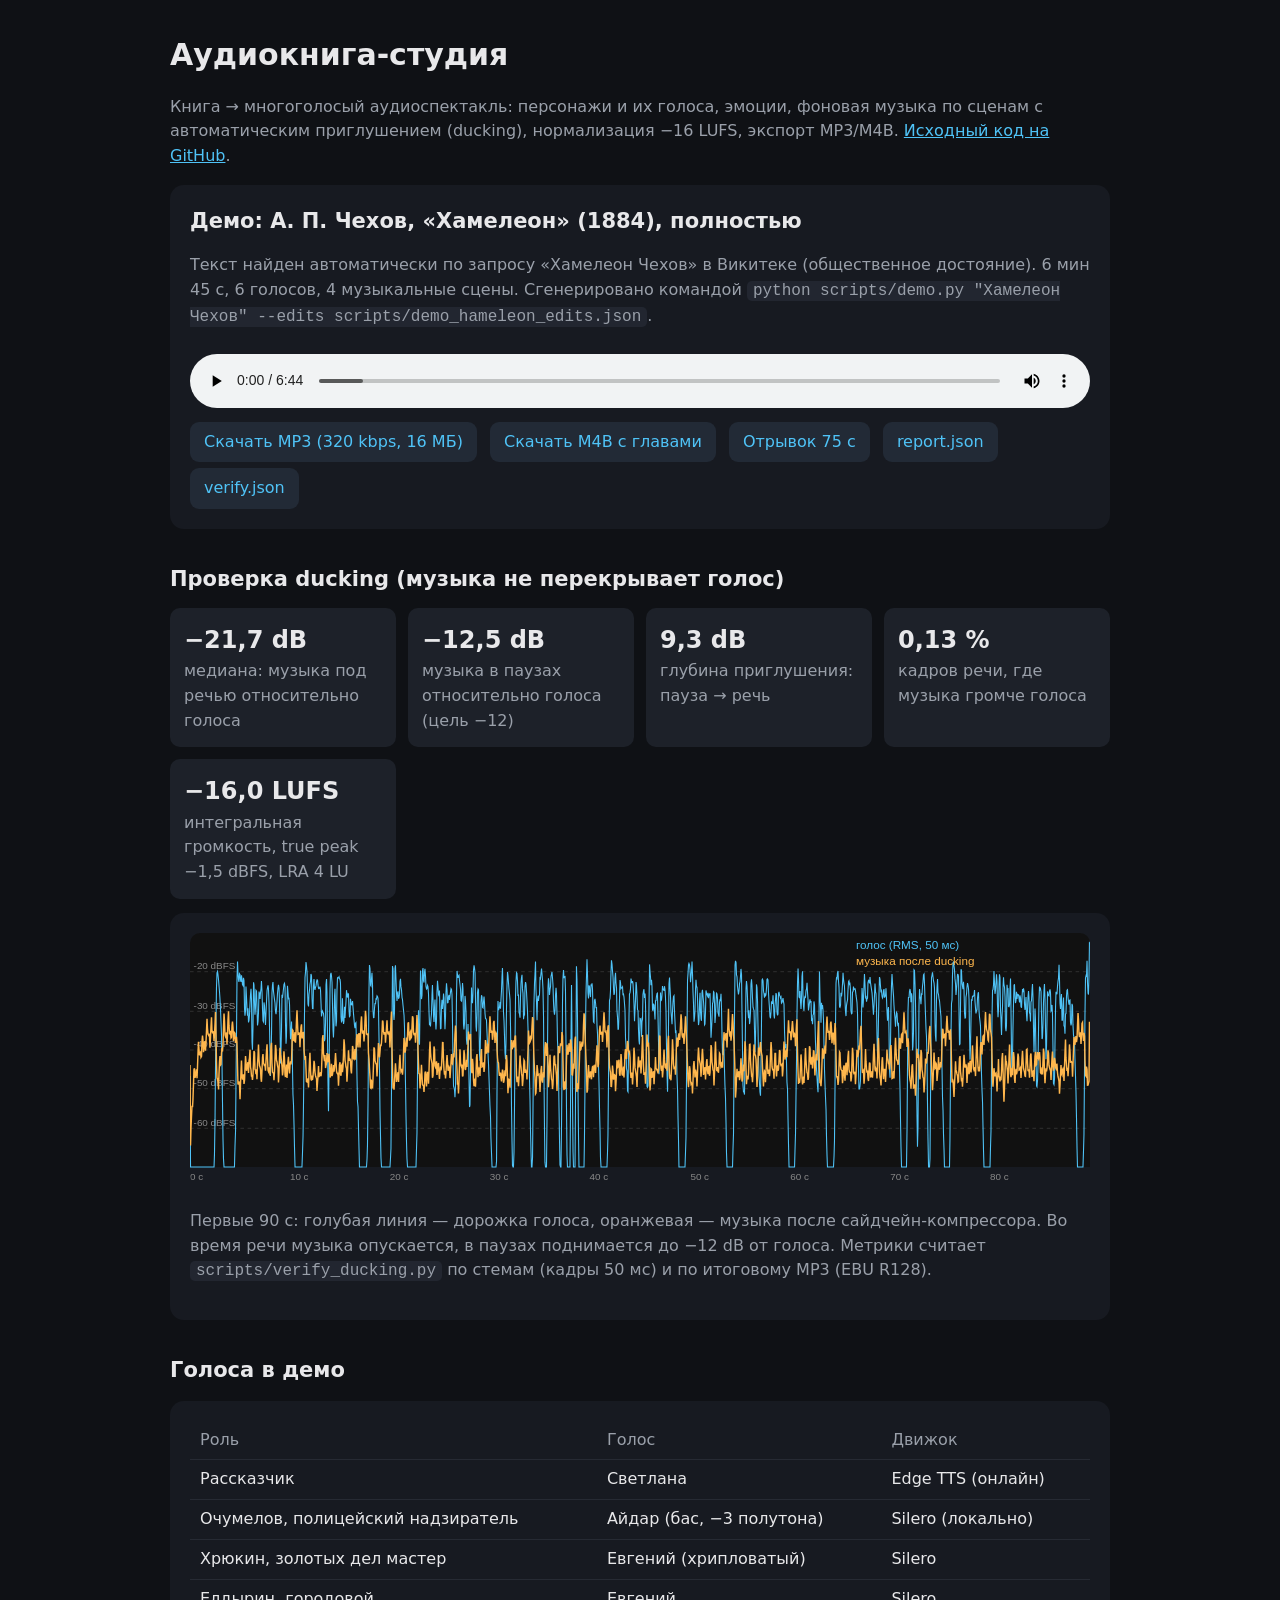
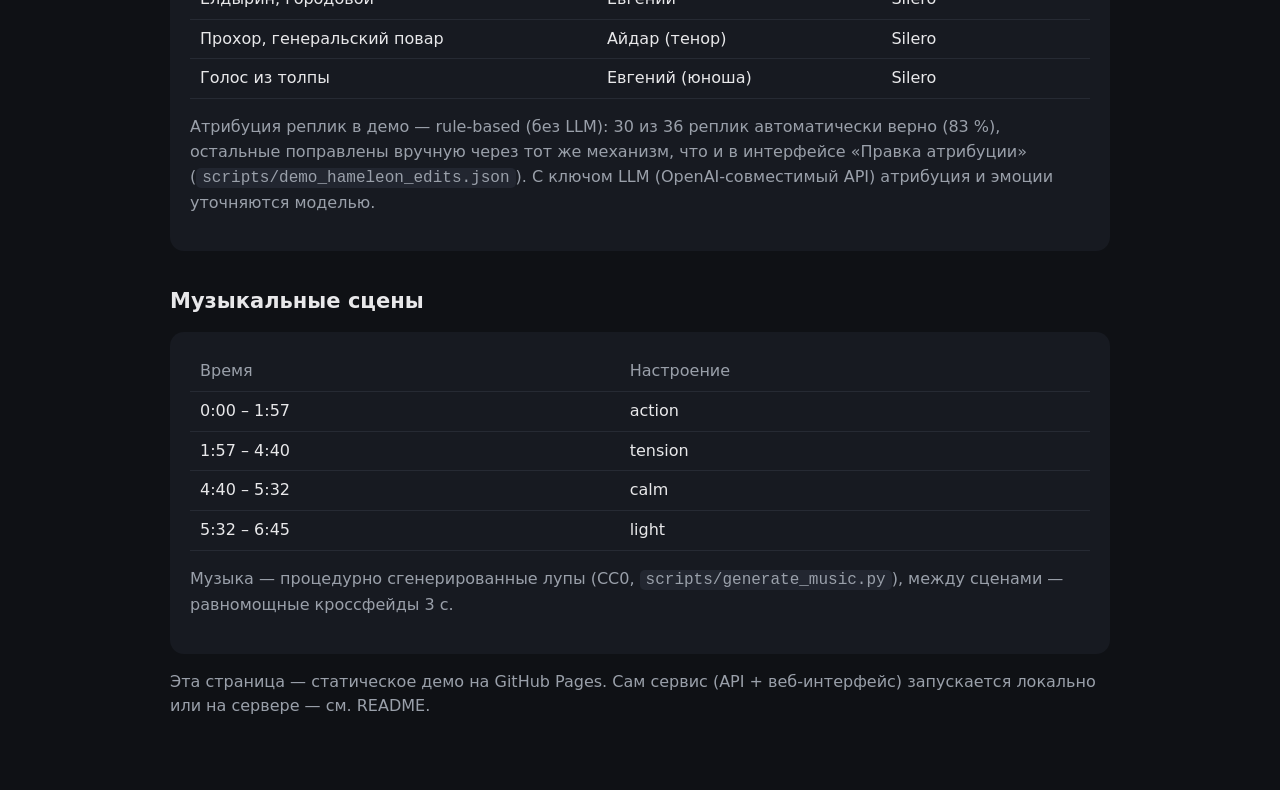
<file: docs/index.html>
<!doctype html>
<html lang="ru">
<head>
<meta charset="utf-8">
<meta name="viewport" content="width=device-width, initial-scale=1">
<title>Аудиокнига-студия — демо: А. П. Чехов, «Хамелеон»</title>
<style>
 :root{--bg:#0f1115;--card:#171a21;--fg:#e8e8ea;--mut:#9aa0aa;--acc:#4fc3f7;--acc2:#ffb74d}
 *{box-sizing:border-box}body{margin:0;background:var(--bg);color:var(--fg);font:16px/1.55 system-ui,-apple-system,Segoe UI,Roboto,sans-serif}
 main{max-width:980px;margin:0 auto;padding:32px 20px 60px}h1{font-size:30px;margin:0 0 6px}h2{margin:34px 0 12px;font-size:21px}
 .mut{color:var(--mut)}.card{background:var(--card);border-radius:14px;padding:20px;margin:14px 0}
 audio{width:100%;margin-top:8px}table{border-collapse:collapse;width:100%}td,th{padding:7px 10px;border-bottom:1px solid #262a33;text-align:left;vertical-align:top}
 th{color:var(--mut);font-weight:500}.ok{color:#81c784}a{color:var(--acc)}code{background:#222630;padding:1px 6px;border-radius:5px}
 .grid{display:grid;grid-template-columns:repeat(auto-fit,minmax(200px,1fr));gap:12px}.kpi{background:#1d2129;border-radius:10px;padding:14px}
 .kpi b{display:block;font-size:24px}img{width:100%;border-radius:10px}.btn{display:inline-block;padding:8px 14px;border-radius:9px;background:#222a36;margin:6px 8px 0 0;text-decoration:none}
</style>
</head>
<body><main>
<h1>Аудиокнига-студия</h1>
<p class="mut">Книга → многоголосый аудиоспектакль: персонажи и их голоса, эмоции, фоновая музыка по сценам с автоматическим приглушением (ducking), нормализация −16 LUFS, экспорт MP3/M4B.
<a href="https://github.com/avtomaster24bot-lab/audiobook-studio">Исходный код на GitHub</a>.</p>

<div class="card">
 <h2 style="margin-top:0">Демо: А. П. Чехов, «Хамелеон» (1884), полностью</h2>
 <p class="mut">Текст найден автоматически по запросу «Хамелеон Чехов» в Викитеке (общественное достояние). 6 мин 45 с, 6 голосов, 4 музыкальные сцены. Сгенерировано командой <code>python scripts/demo.py "Хамелеон Чехов" --edits scripts/demo_hameleon_edits.json</code>.</p>
 <audio controls preload="metadata" src="demo/book.mp3"></audio>
 <a class="btn" href="demo/book.mp3" download>Скачать MP3 (320 kbps, 16 МБ)</a>
 <a class="btn" href="demo/book.m4b" download>Скачать M4B с главами</a>
 <a class="btn" href="demo/excerpt_75s.mp3">Отрывок 75 с</a>
 <a class="btn" href="demo/report.json">report.json</a>
 <a class="btn" href="demo/verify.json">verify.json</a>
</div>

<h2>Проверка ducking (музыка не перекрывает голос)</h2>
<div class="grid">
 <div class="kpi"><b>−21,7 dB</b><span class="mut">медиана: музыка под речью относительно голоса</span></div>
 <div class="kpi"><b>−12,5 dB</b><span class="mut">музыка в паузах относительно голоса (цель −12)</span></div>
 <div class="kpi"><b>9,3 dB</b><span class="mut">глубина приглушения: пауза → речь</span></div>
 <div class="kpi"><b>0,13 %</b><span class="mut">кадров речи, где музыка громче голоса</span></div>
 <div class="kpi"><b>−16,0 LUFS</b><span class="mut">интегральная громкость, true peak −1,5 dBFS, LRA 4 LU</span></div>
</div>
<div class="card">
 <img src="demo/ducking.svg" alt="Уровни голоса и музыки после ducking, первые 90 секунд">
 <p class="mut">Первые 90 с: голубая линия — дорожка голоса, оранжевая — музыка после сайдчейн-компрессора. Во время речи музыка опускается, в паузах поднимается до −12 dB от голоса. Метрики считает <code>scripts/verify_ducking.py</code> по стемам (кадры 50 мс) и по итоговому MP3 (EBU R128).</p>
</div>

<h2>Голоса в демо</h2>
<div class="card"><table>
 <tr><th>Роль</th><th>Голос</th><th>Движок</th></tr>
 <tr><td>Рассказчик</td><td>Светлана</td><td>Edge TTS (онлайн)</td></tr>
 <tr><td>Очумелов, полицейский надзиратель</td><td>Айдар (бас, −3 полутона)</td><td>Silero (локально)</td></tr>
 <tr><td>Хрюкин, золотых дел мастер</td><td>Евгений (хрипловатый)</td><td>Silero</td></tr>
 <tr><td>Елдырин, городовой</td><td>Евгений</td><td>Silero</td></tr>
 <tr><td>Прохор, генеральский повар</td><td>Айдар (тенор)</td><td>Silero</td></tr>
 <tr><td>Голос из толпы</td><td>Евгений (юноша)</td><td>Silero</td></tr>
</table>
<p class="mut">Атрибуция реплик в демо — rule-based (без LLM): 30 из 36 реплик автоматически верно (83 %), остальные поправлены вручную через тот же механизм, что и в интерфейсе «Правка атрибуции» (<code>scripts/demo_hameleon_edits.json</code>). С ключом LLM (OpenAI-совместимый API) атрибуция и эмоции уточняются моделью.</p></div>

<h2>Музыкальные сцены</h2>
<div class="card"><table>
 <tr><th>Время</th><th>Настроение</th></tr>
 <tr><td>0:00 – 1:57</td><td>action</td></tr>
 <tr><td>1:57 – 4:40</td><td>tension</td></tr>
 <tr><td>4:40 – 5:32</td><td>calm</td></tr>
 <tr><td>5:32 – 6:45</td><td>light</td></tr>
</table><p class="mut">Музыка — процедурно сгенерированные лупы (CC0, <code>scripts/generate_music.py</code>), между сценами — равномощные кроссфейды 3 с.</p></div>

<p class="mut">Эта страница — статическое демо на GitHub Pages. Сам сервис (API + веб-интерфейс) запускается локально или на сервере — см. README.</p>
</main></body></html>
</file>
